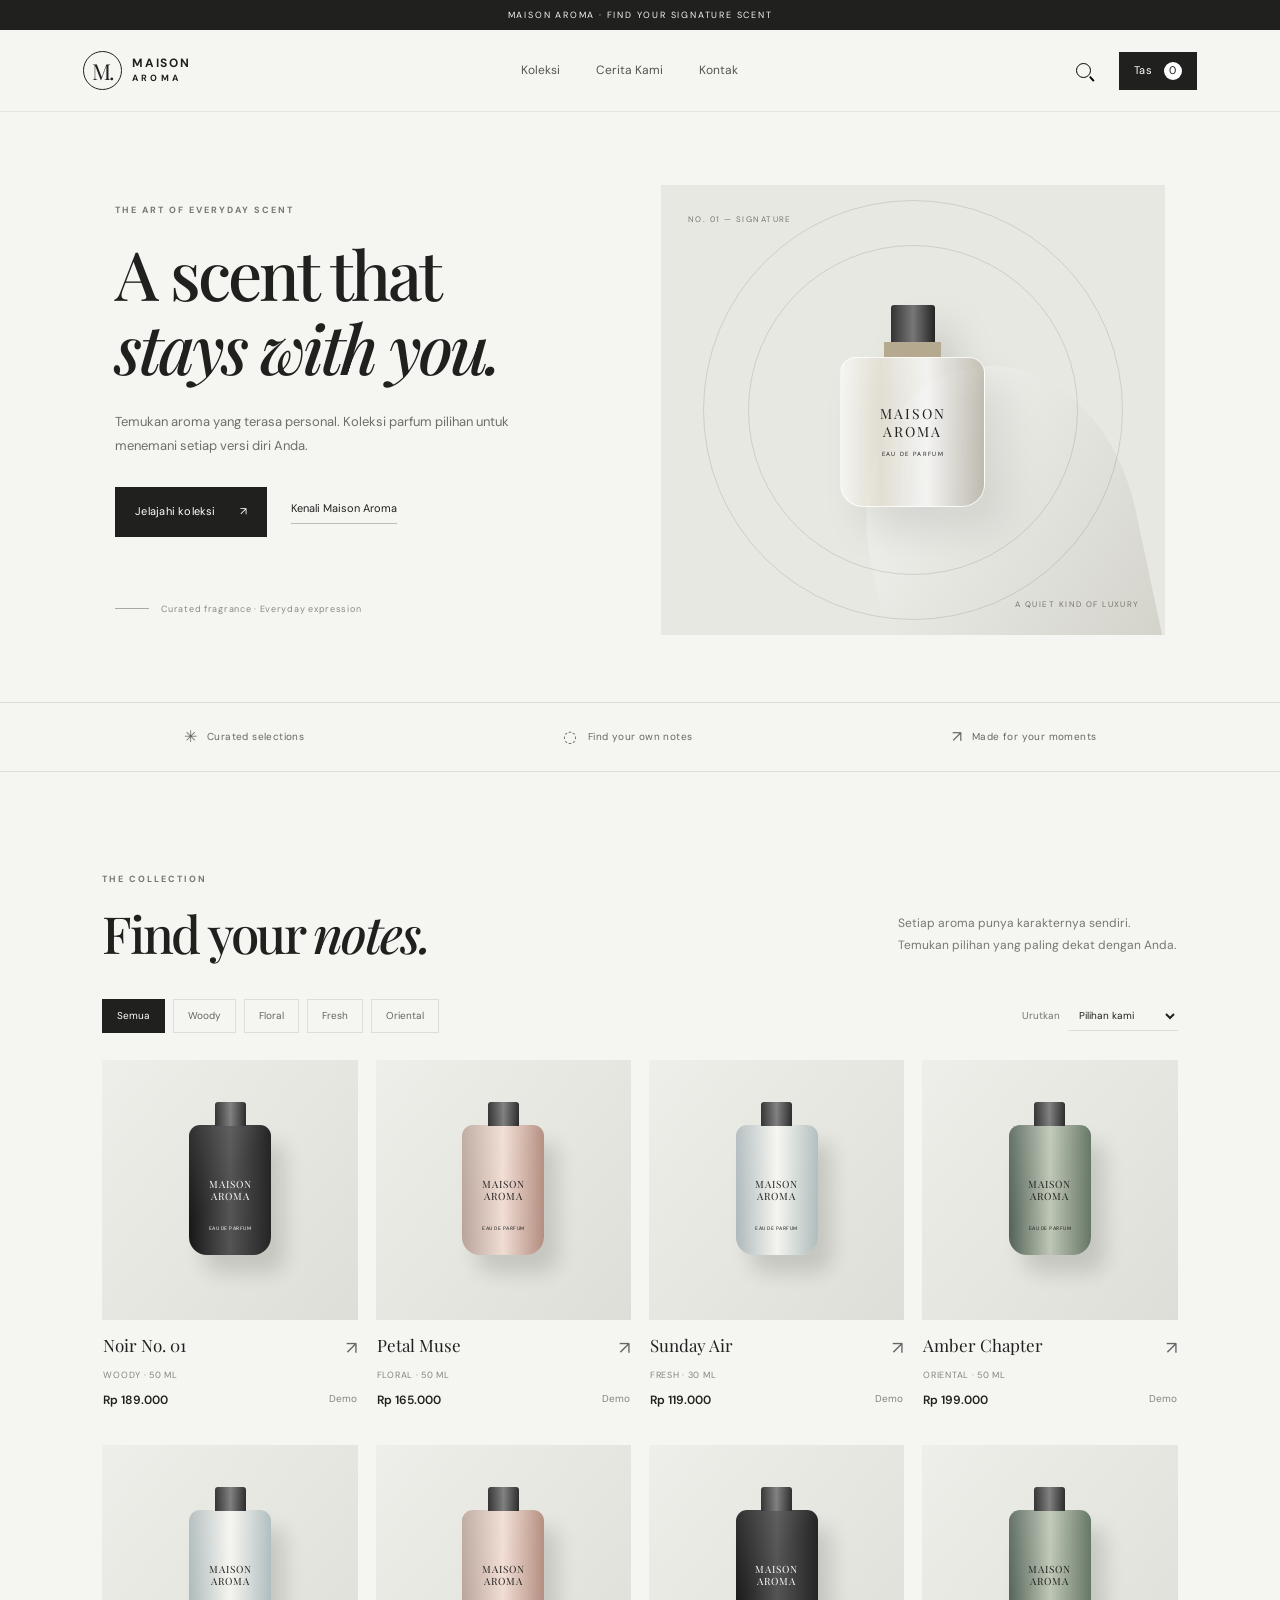
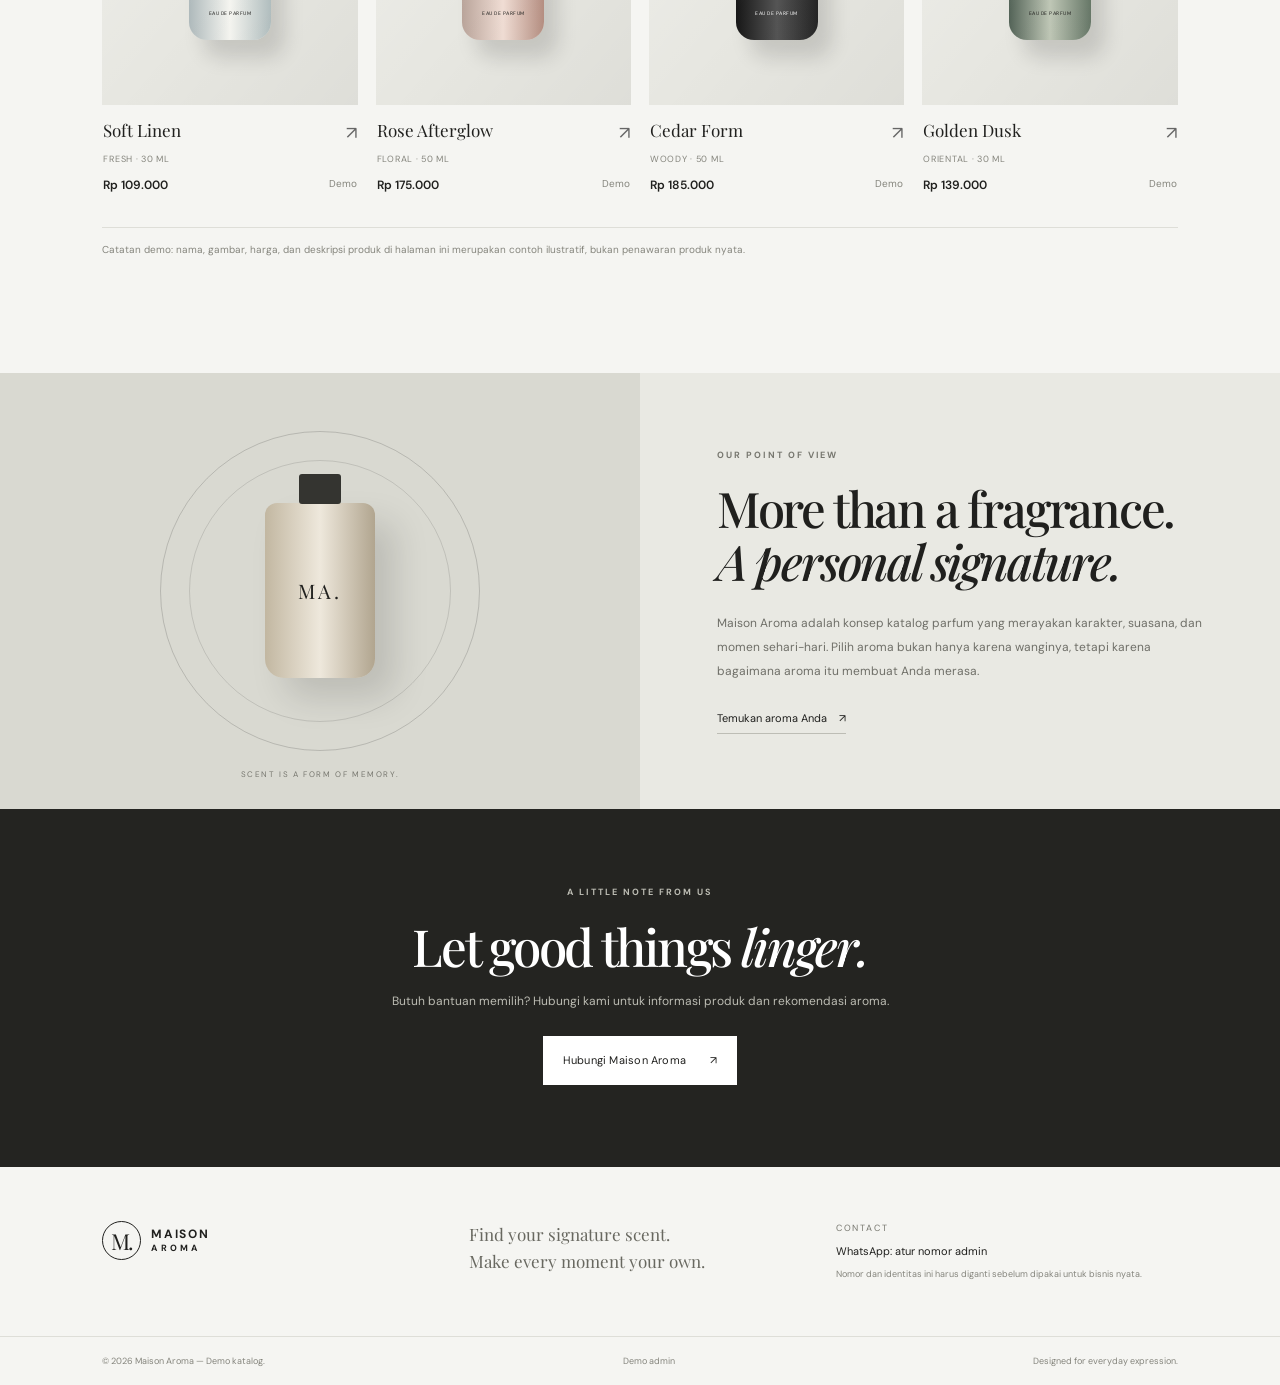
<file: index.html>
<!doctype html>
<html lang="id">
<head>
  <meta charset="utf-8">
  <meta name="viewport" content="width=device-width, initial-scale=1">
  <meta name="description" content="Maison Aroma — temukan aroma yang sesuai dengan cerita Anda. Demo katalog parfum.">
  <meta name="theme-color" content="#f5f5f2">
  <title>Maison Aroma — Fragrance, Your Way</title>
  <link rel="preconnect" href="https://fonts.googleapis.com">
  <link rel="preconnect" href="https://fonts.gstatic.com" crossorigin>
  <link href="https://fonts.googleapis.com/css2?family=DM+Sans:wght@400;500;600;700&family=Playfair+Display:wght@500;600;700&display=swap" rel="stylesheet">
  <link rel="stylesheet" href="styles.css">
</head>
<body>
  <div class="announcement">MAISON AROMA · FIND YOUR SIGNATURE SCENT</div>
  <header class="site-header">
    <a class="wordmark" href="#" aria-label="Maison Aroma beranda"><span class="wordmark-mark">M.</span><span>MAISON<br><small>AROMA</small></span></a>
    <nav class="desktop-nav" aria-label="Navigasi utama">
      <a href="#koleksi">Koleksi</a><a href="#cerita">Cerita Kami</a><a href="#kontak">Kontak</a>
    </nav>
    <div class="header-actions">
      <button class="icon-button" id="search-toggle" aria-label="Cari produk" title="Cari"><span class="search-icon"></span></button>
      <button class="cart-button" id="open-cart" aria-label="Buka keranjang">Tas <span id="cart-count">0</span></button>
      <button class="menu-toggle" id="menu-toggle" aria-label="Buka menu">☰</button>
    </div>
  </header>

  <div class="search-panel hidden" id="search-panel">
    <label for="search-input">Cari aroma atau nama produk</label>
    <input id="search-input" type="search" placeholder="Contoh: woody, floral, Eau de Parfum">
  </div>
  <nav class="mobile-nav hidden" id="mobile-nav"><a href="#koleksi">Koleksi</a><a href="#cerita">Cerita Kami</a><a href="#kontak">Kontak</a></nav>

  <main>
    <section class="hero">
      <div class="hero-copy">
        <p class="eyebrow">THE ART OF EVERYDAY SCENT</p>
        <h1>A scent that<br><em>stays with you.</em></h1>
        <p class="hero-description">Temukan aroma yang terasa personal. Koleksi parfum pilihan untuk menemani setiap versi diri Anda.</p>
        <div class="hero-buttons"><a class="button button-dark" href="#koleksi">Jelajahi koleksi <span>↗</span></a><a class="text-link" href="#cerita">Kenali Maison Aroma</a></div>
        <div class="hero-note"><span class="note-line"></span><span>Curated fragrance · Everyday expression</span></div>
      </div>
      <div class="hero-visual">
        <div class="hero-orbit orbit-one"></div><div class="hero-orbit orbit-two"></div>
        <div class="hero-bottle">
          <div class="bottle-cap"></div><div class="bottle-neck"></div><div class="bottle-body"><span>MAISON<br>AROMA</span><small>EAU DE PARFUM</small></div>
        </div>
        <div class="visual-caption caption-top">NO. 01 — SIGNATURE</div><div class="visual-caption caption-bottom">A QUIET KIND OF LUXURY</div>
      </div>
    </section>

    <section class="trust-strip" aria-label="Keunggulan">
      <div><span class="strip-icon">✳</span><span>Curated selections</span></div><div><span class="strip-icon">◌</span><span>Find your own notes</span></div><div><span class="strip-icon">↗</span><span>Made for your moments</span></div>
    </section>

    <section class="collection section-wrap" id="koleksi">
      <div class="section-heading">
        <div><p class="eyebrow">THE COLLECTION</p><h2>Find your <em>notes.</em></h2></div>
        <p class="section-intro">Setiap aroma punya karakternya sendiri. Temukan pilihan yang paling dekat dengan Anda.</p>
      </div>
      <div class="collection-controls">
        <div class="filter-tabs" id="filter-tabs">
          <button class="filter-tab active" data-category="Semua">Semua</button>
          <button class="filter-tab" data-category="Woody">Woody</button>
          <button class="filter-tab" data-category="Floral">Floral</button>
          <button class="filter-tab" data-category="Fresh">Fresh</button>
          <button class="filter-tab" data-category="Oriental">Oriental</button>
        </div>
        <label class="sort-label">Urutkan
          <select id="sort-select"><option value="featured">Pilihan kami</option><option value="low">Harga terendah</option><option value="high">Harga tertinggi</option></select>
        </label>
      </div>
      <div class="product-grid" id="product-grid" aria-live="polite"></div>
      <p class="demo-notice">Catatan demo: nama, gambar, harga, dan deskripsi produk di halaman ini merupakan contoh ilustratif, bukan penawaran produk nyata.</p>
    </section>

    <section class="editorial" id="cerita">
      <div class="editorial-image"><div class="editorial-circle"></div><div class="editorial-bottle"><span>MA.</span></div><p>SCENT IS A FORM OF MEMORY.</p></div>
      <div class="editorial-copy"><p class="eyebrow">OUR POINT OF VIEW</p><h2>More than a fragrance.<br><em>A personal signature.</em></h2><p>Maison Aroma adalah konsep katalog parfum yang merayakan karakter, suasana, dan momen sehari-hari. Pilih aroma bukan hanya karena wanginya, tetapi karena bagaimana aroma itu membuat Anda merasa.</p><a class="text-link" href="#koleksi">Temukan aroma Anda <span>↗</span></a></div>
    </section>

    <section class="newsletter">
      <p class="eyebrow">A LITTLE NOTE FROM US</p><h2>Let good things <em>linger.</em></h2><p>Butuh bantuan memilih? Hubungi kami untuk informasi produk dan rekomendasi aroma.</p><a href="#kontak" class="button button-light">Hubungi Maison Aroma <span>↗</span></a>
    </section>
  </main>

  <footer id="kontak">
    <div class="footer-main"><a class="wordmark footer-wordmark" href="#"><span class="wordmark-mark">M.</span><span>MAISON<br><small>AROMA</small></span></a><p>Find your signature scent.<br>Make every moment your own.</p><div class="footer-contact"><span>CONTACT</span><a href="#" id="footer-whatsapp">WhatsApp: atur nomor admin</a><span class="small-muted">Nomor dan identitas ini harus diganti sebelum dipakai untuk bisnis nyata.</span></div></div>
    <div class="footer-bottom"><span>© <span id="year"></span> Maison Aroma — Demo katalog.</span><a href="admin.html">Demo admin</a><span>Designed for everyday expression.</span></div>
  </footer>

  <div class="overlay hidden" id="overlay"></div>
  <aside class="cart-drawer" id="cart-drawer" aria-label="Keranjang belanja" aria-hidden="true">
    <div class="drawer-header"><div><p class="eyebrow">YOUR SELECTION</p><h2>Shopping bag</h2></div><button class="close-button" id="close-cart" aria-label="Tutup keranjang">×</button></div>
    <div id="cart-items" class="cart-items"></div>
    <div class="cart-footer"><div class="subtotal"><span>Subtotal</span><strong id="cart-subtotal">Rp0</strong></div><p>Ongkir dan konfirmasi ketersediaan dibicarakan dengan admin.</p><button class="button button-dark full-width" id="checkout-button">Pesan via WhatsApp ↗</button><button class="text-link centered" id="continue-shopping">Lanjut belanja</button></div>
  </aside>

  <div class="modal hidden" id="product-modal" role="dialog" aria-modal="true" aria-labelledby="modal-title">
    <button class="close-button modal-close" id="close-modal" aria-label="Tutup detail">×</button><div id="modal-content"></div>
  </div>
  <div class="toast" id="toast" role="status" aria-live="polite"></div>
  <script src="app.js"></script>
</body>
</html>
</file>
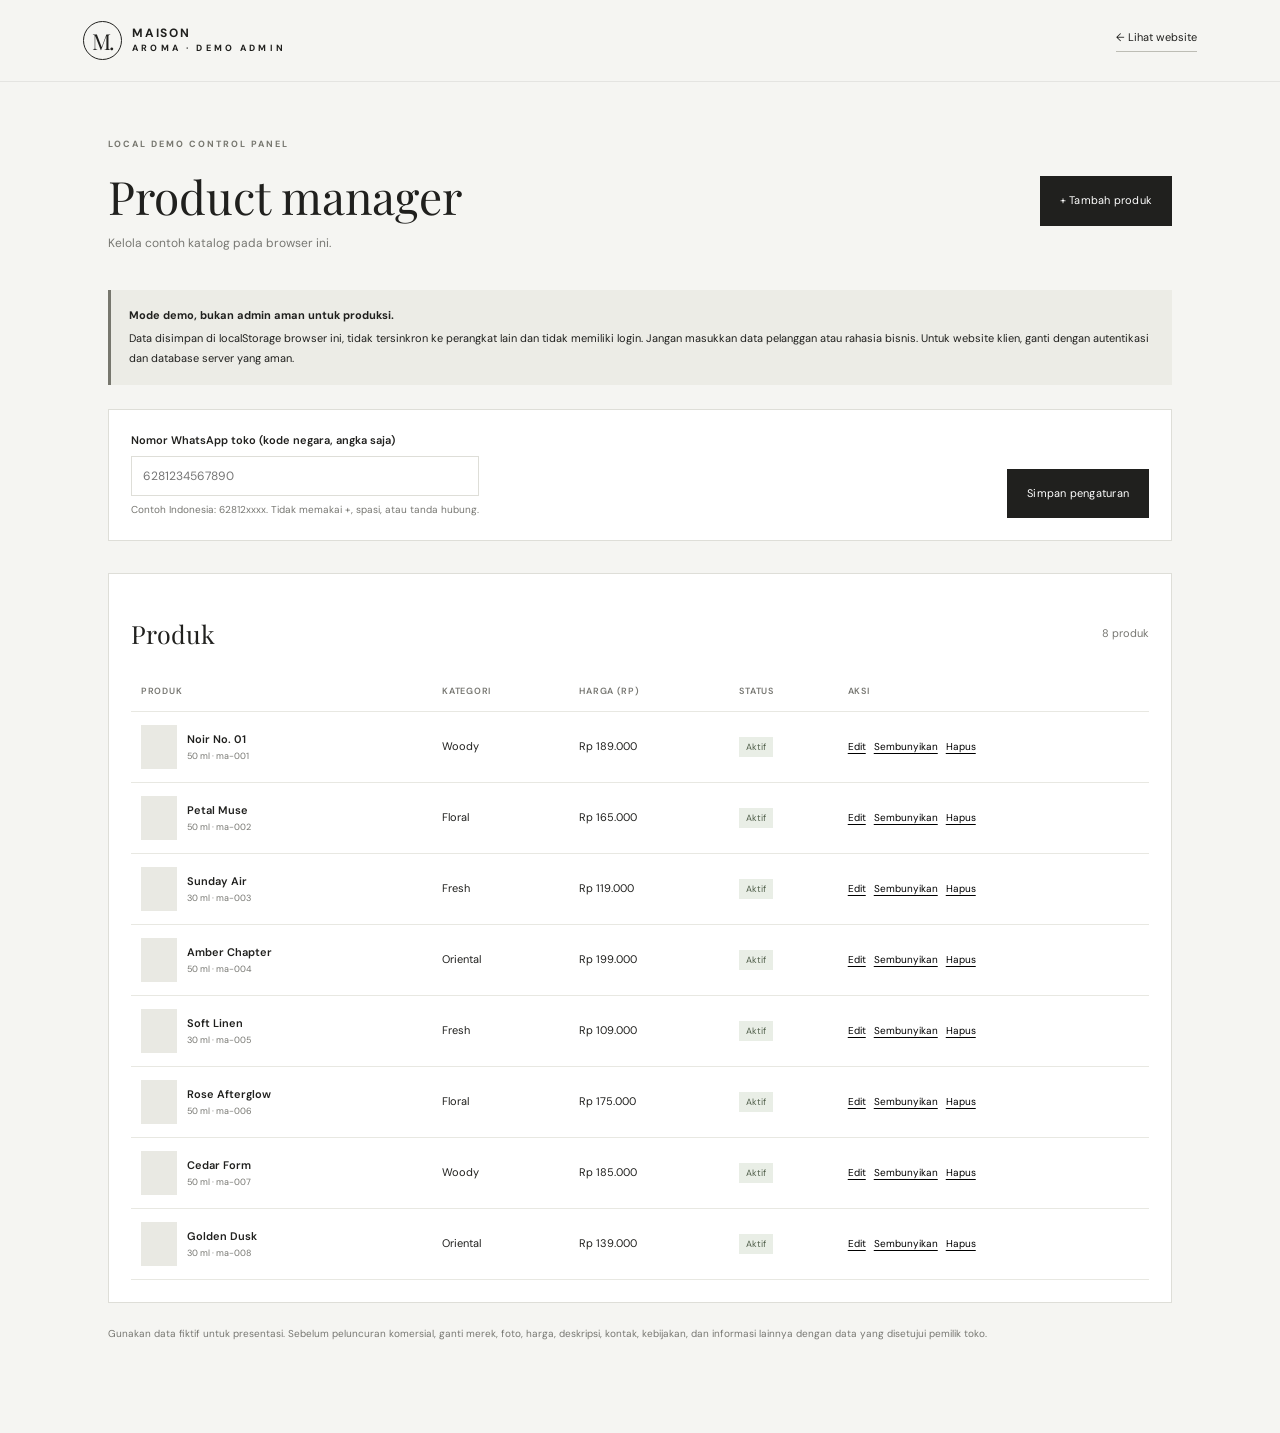
<file: admin.html>
<!doctype html>
<html lang="id">
<head>
  <meta charset="utf-8"><meta name="viewport" content="width=device-width, initial-scale=1">
  <meta name="robots" content="noindex,nofollow">
  <title>Demo Admin — Maison Aroma</title>
  <link rel="preconnect" href="https://fonts.googleapis.com"><link rel="preconnect" href="https://fonts.gstatic.com" crossorigin>
  <link href="https://fonts.googleapis.com/css2?family=DM+Sans:wght@400;500;600;700&family=Playfair+Display:wght@500;600&display=swap" rel="stylesheet">
  <link rel="stylesheet" href="styles.css"><link rel="stylesheet" href="admin.css">
</head>
<body class="admin-body">
  <header class="site-header admin-header"><a class="wordmark" href="index.html"><span class="wordmark-mark">M.</span><span>MAISON<br><small>AROMA · DEMO ADMIN</small></span></a><a class="text-link" href="index.html">← Lihat website</a></header>
  <main class="admin-wrap">
    <div class="admin-heading"><div><p class="eyebrow">LOCAL DEMO CONTROL PANEL</p><h1>Product manager</h1><p>Kelola contoh katalog pada browser ini.</p></div><button id="add-product" class="button button-dark">+ Tambah produk</button></div>
    <div class="warning"><strong>Mode demo, bukan admin aman untuk produksi.</strong> Data disimpan di localStorage browser ini, tidak tersinkron ke perangkat lain dan tidak memiliki login. Jangan masukkan data pelanggan atau rahasia bisnis. Untuk website klien, ganti dengan autentikasi dan database server yang aman.</div>
    <section class="admin-settings"><div><label for="wa-number">Nomor WhatsApp toko (kode negara, angka saja)</label><input id="wa-number" placeholder="6281234567890" inputmode="numeric"><small>Contoh Indonesia: 62812xxxx. Tidak memakai +, spasi, atau tanda hubung.</small></div><button id="save-settings" class="button button-dark">Simpan pengaturan</button></section>
    <section class="admin-products"><div class="admin-list-head"><h2>Produk</h2><span id="product-count"></span></div><div class="table-scroll"><table><thead><tr><th>Produk</th><th>Kategori</th><th>Harga (Rp)</th><th>Status</th><th>Aksi</th></tr></thead><tbody id="admin-product-rows"></tbody></table></div></section>
    <p class="admin-footnote">Gunakan data fiktif untuk presentasi. Sebelum peluncuran komersial, ganti merek, foto, harga, deskripsi, kontak, kebijakan, dan informasi lainnya dengan data yang disetujui pemilik toko.</p>
  </main>
  <div class="admin-modal hidden" id="edit-modal"><form id="product-form" class="admin-form"><div class="form-title"><h2 id="form-title">Tambah produk</h2><button type="button" id="cancel-form" class="close-button">×</button></div>
    <input type="hidden" id="p-id">
    <label>Nama produk<input id="p-name" required maxlength="80"></label>
    <div class="form-row"><label>Kategori<select id="p-category"><option>Woody</option><option>Floral</option><option>Fresh</option><option>Oriental</option><option>Other</option></select></label><label>Ukuran<input id="p-size" placeholder="50 ml" maxlength="30"></label></div>
    <div class="form-row"><label>Harga (Rp)<input id="p-price" type="number" min="0" step="1000" required></label><label>Warna botol demo<select id="p-tone"><option value="dark">Dark</option><option value="rose">Rose</option><option value="green">Green</option><option value="clear">Clear</option></select></label></div>
    <label>URL gambar (opsional)<input id="p-image" type="url" placeholder="https://..."></label>
    <label>Deskripsi<textarea id="p-description" rows="3" maxlength="600"></textarea></label>
    <label class="check-label"><input id="p-featured" type="checkbox"> Tampilkan sebagai pilihan unggulan</label>
    <label class="check-label"><input id="p-active" type="checkbox" checked> Tampilkan di katalog</label>
    <div class="form-actions"><button type="button" id="cancel-form-2" class="button button-outline">Batal</button><button class="button button-dark" type="submit">Simpan produk</button></div>
  </form></div>
  <div class="toast" id="admin-toast"></div>
  <script src="admin.js"></script>
</body></html>
</file>
<file: styles.css>
/* Maison Aroma — reusable demo template */
:root{--ink:#20201e;--muted:#777772;--paper:#f5f5f2;--white:#fff;--line:#deded8;--accent:#b6b7ad;--serif:"Playfair Display",Georgia,serif;--sans:"DM Sans",Arial,sans-serif}
*{box-sizing:border-box}html{scroll-behavior:smooth;scroll-padding-top:90px}body{margin:0;background:var(--paper);color:var(--ink);font-family:var(--sans);font-size:14px;line-height:1.6}a{color:inherit;text-decoration:none}button,input,select{font:inherit}button{cursor:pointer}.announcement{height:30px;background:var(--ink);color:#f5f5f2;display:flex;align-items:center;justify-content:center;font-size:9px;letter-spacing:.2em}.site-header{height:82px;padding:0 6.5%;display:flex;align-items:center;justify-content:space-between;background:rgba(245,245,242,.95);border-bottom:1px solid rgba(32,32,30,.08);position:sticky;top:0;z-index:20;backdrop-filter:blur(14px)}.wordmark{display:flex;align-items:center;gap:10px;font-size:12px;font-weight:700;line-height:1.1;letter-spacing:.14em}.wordmark small{font-size:9px;letter-spacing:.35em}.wordmark-mark{width:39px;height:39px;border:1px solid var(--ink);border-radius:50%;display:grid;place-items:center;font:22px var(--serif);letter-spacing:-.08em}.desktop-nav{display:flex;gap:36px;color:#55554f;font-size:12px}.desktop-nav a:hover,.footer-bottom a:hover{color:#000;text-decoration:underline;text-underline-offset:5px}.header-actions{display:flex;align-items:center;gap:20px}.icon-button,.menu-toggle{border:0;background:none;padding:8px}.search-icon{display:block;width:15px;height:15px;border:1.5px solid currentColor;border-radius:50%;position:relative}.search-icon:after{content:"";position:absolute;width:6px;height:1.5px;background:currentColor;right:-5px;bottom:-2px;transform:rotate(48deg)}.cart-button{border:0;background:var(--ink);color:white;padding:10px 15px;font-size:11px;letter-spacing:.04em}.cart-button span{display:inline-grid;place-items:center;background:white;color:var(--ink);border-radius:50%;width:18px;height:18px;margin-left:8px}.menu-toggle{display:none;font-size:20px}.search-panel{position:sticky;top:82px;z-index:19;padding:18px 6.5%;background:white;border-bottom:1px solid var(--line)}.search-panel label{display:block;font-size:11px;color:var(--muted);margin-bottom:5px}.search-panel input{width:100%;border:0;border-bottom:1px solid var(--line);padding:10px 0;outline:none;background:transparent}.mobile-nav{position:sticky;top:82px;z-index:18;background:white;padding:14px 7%;gap:20px}.mobile-nav a{padding:8px 0}.hidden{display:none!important}.hero{min-height:590px;display:grid;grid-template-columns:1fr 1fr;padding:70px 9% 65px;overflow:hidden;gap:4%;align-items:center}.hero-copy{max-width:530px;z-index:1}.eyebrow{font-size:9px;letter-spacing:.22em;font-weight:700;color:#77776f;margin:0 0 20px}.hero h1,.section-heading h2,.editorial h2,.newsletter h2{font:500 clamp(42px,5.3vw,72px)/1.08 var(--serif);letter-spacing:-.045em;margin:0}.hero h1 em,.section-heading h2 em,.editorial h2 em,.newsletter h2 em{font-weight:500}.hero-description{max-width:400px;color:#6f6f68;font-size:13px;line-height:1.9;margin:26px 0 28px}.hero-buttons{display:flex;align-items:center;gap:24px;flex-wrap:wrap}.button{display:inline-flex;align-items:center;justify-content:center;gap:24px;padding:15px 19px;font-size:11px;letter-spacing:.02em;border:1px solid transparent;transition:transform .2s,background .2s}.button:hover{transform:translateY(-2px)}.button-dark{background:var(--ink);color:white}.button-dark:hover{background:#3a3a36}.button-light{background:white;color:var(--ink)}.text-link{font-size:11px;border:0;background:none;border-bottom:1px solid #bdbdb5;padding:0 0 5px;display:inline-flex;gap:12px;align-items:center}.hero-note{display:flex;align-items:center;gap:12px;color:#898981;font-size:9px;letter-spacing:.08em;margin-top:65px}.note-line{width:34px;height:1px;background:#aaa99f}.hero-visual{height:450px;position:relative;display:grid;place-items:center;background:#e8e8e2;overflow:hidden}.hero-visual:before{content:"";position:absolute;width:270px;height:360px;background:linear-gradient(135deg,#f7f7f4,#d0d0c8);border-radius:48% 48% 10px 10px;bottom:-90px;right:5%;transform:rotate(-12deg)}.hero-orbit{position:absolute;border:1px solid rgba(32,32,30,.13);border-radius:50%;width:330px;height:330px}.orbit-two{width:420px;height:420px}.hero-bottle{position:relative;z-index:2;width:145px;height:210px;display:flex;align-items:center;flex-direction:column;filter:drop-shadow(20px 24px 18px rgba(0,0,0,.12))}.bottle-cap{height:37px;width:44px;background:linear-gradient(90deg,#333,#777,#242424);border-radius:3px 3px 0 0}.bottle-neck{height:15px;width:57px;background:#b5a98f}.bottle-body{height:150px;width:145px;background:linear-gradient(90deg,rgba(255,255,255,.55),rgba(225,222,209,.85) 28%,rgba(255,255,255,.7) 60%,rgba(171,165,149,.6));border:1px solid rgba(255,255,255,.8);border-radius:16px 16px 23px 23px;display:flex;flex-direction:column;align-items:center;justify-content:center;text-align:center;font:14px/1.3 var(--serif);letter-spacing:.14em}.bottle-body small{font:6px var(--sans);letter-spacing:.22em;margin-top:9px}.visual-caption{position:absolute;font-size:8px;letter-spacing:.18em;color:#77776e}.caption-top{top:28px;left:27px}.caption-bottom{bottom:24px;right:25px}.trust-strip{border-top:1px solid var(--line);border-bottom:1px solid var(--line);display:flex;justify-content:space-around;gap:20px;padding:21px 5%;font-size:10px;letter-spacing:.04em;color:#676760}.trust-strip>div{display:flex;align-items:center;gap:10px}.strip-icon{font-size:16px}.section-wrap{padding:100px 8% 105px}.section-heading{display:flex;justify-content:space-between;align-items:end;gap:30px;margin-bottom:38px}.section-heading h2{font-size:clamp(38px,4vw,54px)}.section-intro{max-width:280px;color:var(--muted);font-size:12px;line-height:1.8;margin:0 0 5px}.collection-controls{display:flex;justify-content:space-between;align-items:center;gap:20px;margin-bottom:27px}.filter-tabs{display:flex;gap:8px;flex-wrap:wrap}.filter-tab{border:1px solid var(--line);background:transparent;padding:8px 14px;font-size:10px;color:#66665f}.filter-tab.active,.filter-tab:hover{background:var(--ink);color:white;border-color:var(--ink)}.sort-label{font-size:10px;color:#77776f;display:flex;align-items:center;gap:8px}.sort-label select{border:0;border-bottom:1px solid var(--line);background:transparent;padding:7px;color:var(--ink);outline:none}.product-grid{display:grid;grid-template-columns:repeat(4,minmax(0,1fr));gap:34px 18px}.product-card{min-width:0;cursor:pointer}.product-image{height:260px;position:relative;background:#e7e7e1;overflow:hidden;display:grid;place-items:center}.product-image:after{content:"";position:absolute;inset:0;background:linear-gradient(130deg,rgba(255,255,255,.3),transparent 48%,rgba(0,0,0,.04));pointer-events:none}.product-image img{width:100%;height:100%;object-fit:cover;transition:transform .4s}.product-card:hover .product-image img{transform:scale(1.045)}.product-bottle{position:relative;width:82px;height:130px;border-radius:11px 11px 18px 18px;background:linear-gradient(90deg,#aaa99e,#f3f1e8 27%,#d8d5c9 67%,#8f8d82);box-shadow:14px 18px 20px #0002;display:grid;place-items:center;text-align:center;font:10px/1.2 var(--serif);letter-spacing:.1em}.product-bottle:before{content:"";position:absolute;width:31px;height:24px;top:-23px;background:linear-gradient(90deg,#222,#777,#222);border-radius:3px 3px 0 0}.product-bottle:after{content:"EAU DE PARFUM";position:absolute;bottom:23px;font:5px var(--sans);letter-spacing:.1em}.product-bottle.dark{background:linear-gradient(90deg,#171717,#555,#252525);color:white}.product-bottle.rose{background:linear-gradient(90deg,#b9a49a,#f1ded5,#b68f82)}.product-bottle.green{background:linear-gradient(90deg,#536357,#c0c8b7,#677868)}.product-bottle.clear{background:linear-gradient(90deg,#aeb9bb,#f6f6f1,#b2bfc0)}.quick-add{position:absolute;z-index:2;bottom:12px;left:12px;right:12px;background:rgba(255,255,255,.95);border:0;padding:10px;font-size:10px;opacity:0;transform:translateY(5px);transition:.2s}.product-card:hover .quick-add,.quick-add:focus{opacity:1;transform:translateY(0)}.product-info{padding:14px 1px 0}.product-topline{display:flex;justify-content:space-between;gap:10px;align-items:start}.product-name{font:17px/1.3 var(--serif);margin:0}.product-category{font-size:9px;color:#85857d;letter-spacing:.08em;text-transform:uppercase;margin:5px 0 9px}.product-price{font-size:12px;font-weight:600}.product-size{font-size:10px;color:#85857d}.heart{border:0;background:none;color:#666;padding:0;font-size:18px}.demo-notice{font-size:10px;color:#85857d;margin-top:32px;border-top:1px solid var(--line);padding-top:14px}.editorial{display:grid;grid-template-columns:1fr 1fr;background:#e9e9e3;min-height:430px}.editorial-image{min-height:430px;position:relative;overflow:hidden;display:grid;place-items:center;background:#d9d9d1}.editorial-circle{width:320px;height:320px;border:1px solid rgba(30,30,28,.18);border-radius:50%;position:absolute}.editorial-circle:after{content:"";position:absolute;inset:28px;border:1px solid rgba(30,30,28,.13);border-radius:50%}.editorial-bottle{width:110px;height:175px;z-index:1;display:grid;place-items:center;background:linear-gradient(90deg,#c2b7a1,#eee8dc,#b1a58f);border-radius:12px 12px 19px 19px;box-shadow:20px 20px 35px #0002;font:20px var(--serif);letter-spacing:.15em}.editorial-bottle:before{content:"";position:absolute;width:42px;height:30px;transform:translateY(-102px);background:#343430;border-radius:3px}.editorial-image p{position:absolute;bottom:20px;font-size:8px;letter-spacing:.2em;color:#77776f}.editorial-copy{padding:75px 12%;align-self:center}.editorial h2{font-size:clamp(34px,4vw,49px)}.editorial-copy>p:not(.eyebrow){color:#6f6f68;font-size:12px;line-height:2;margin:23px 0}.newsletter{background:#242421;color:white;text-align:center;padding:76px 20px 82px}.newsletter .eyebrow{color:#bcbcb3}.newsletter h2{font-size:clamp(36px,4vw,53px)}.newsletter>p:not(.eyebrow){color:#bcbcb3;font-size:12px;margin:17px 0 25px}.footer-main{padding:54px 8%;display:grid;grid-template-columns:1fr 1fr 1fr;gap:25px;align-items:start}.footer-main>p{font:17px/1.6 var(--serif);margin:0;color:#686860}.footer-contact{display:flex;flex-direction:column;gap:7px;font-size:11px}.footer-contact>span:first-child{font-size:9px;letter-spacing:.2em;color:#77776f}.small-muted{font-size:9px;color:#85857d}.footer-bottom{border-top:1px solid var(--line);padding:17px 8%;display:flex;justify-content:space-between;gap:18px;font-size:9px;color:#85857d}.overlay{position:fixed;inset:0;background:#0006;z-index:39}.cart-drawer{position:fixed;z-index:40;top:0;right:0;height:100dvh;width:min(440px,100%);background:var(--paper);transform:translateX(102%);transition:transform .28s;display:flex;flex-direction:column;padding:28px}.cart-drawer.open{transform:translateX(0)}.drawer-header{display:flex;justify-content:space-between;align-items:start;border-bottom:1px solid var(--line);padding-bottom:20px}.drawer-header .eyebrow{margin-bottom:7px}.drawer-header h2{font:28px var(--serif);margin:0}.close-button{border:0;background:none;font-size:29px;line-height:1;color:var(--ink)}.cart-items{overflow:auto;flex:1;padding:15px 0}.cart-empty{color:var(--muted);font-size:12px;text-align:center;padding:55px 15px}.cart-row{display:grid;grid-template-columns:68px 1fr auto;gap:13px;padding:14px 0;border-bottom:1px solid var(--line)}.cart-thumb{height:78px;background:#e5e5de;display:grid;place-items:center}.cart-thumb .product-bottle{transform:scale(.48)}.cart-row h3{font:15px var(--serif);margin:2px 0}.cart-row p{font-size:10px;color:var(--muted);margin:3px 0}.qty-controls{display:flex;align-items:center;gap:9px;margin-top:9px}.qty-controls button{width:23px;height:23px;background:transparent;border:1px solid var(--line)}.cart-row-price{font-size:11px;font-weight:600}.remove-item{font-size:10px;color:#777;background:none;border:0;text-decoration:underline;padding:0;margin-top:6px}.cart-footer{border-top:1px solid var(--line);padding-top:18px}.subtotal{display:flex;justify-content:space-between;font-size:13px}.cart-footer>p{font-size:10px;color:var(--muted)}.full-width{width:100%}.centered{margin:15px auto 0;display:flex}.modal{position:fixed;z-index:50;top:50%;left:50%;transform:translate(-50%,-50%);width:min(780px,calc(100% - 30px));max-height:90dvh;overflow:auto;background:var(--paper);padding:30px}.modal-close{position:absolute;right:20px;top:15px;z-index:2}.modal-product{display:grid;grid-template-columns:1fr 1fr;gap:35px;align-items:center;padding:18px}.modal-art{height:360px;background:#e5e5de;display:grid;place-items:center}.modal-art .product-bottle{transform:scale(1.4)}.modal-product h2{font:36px/1.2 var(--serif);margin:8px 0}.modal-product p{color:var(--muted);font-size:12px;line-height:1.9}.modal-price{font-weight:700;font-size:16px;margin:18px 0}.modal-product select,.modal-product input{padding:11px;border:1px solid var(--line);background:transparent;margin:0 0 12px;width:100%}.modal-product .button{width:100%}.toast{position:fixed;bottom:25px;left:50%;transform:translate(-50%,20px);opacity:0;pointer-events:none;background:var(--ink);color:white;padding:12px 18px;font-size:11px;z-index:70;transition:.25s}.toast.show{opacity:1;transform:translate(-50%,0)}
@media(max-width:900px){.hero{padding:55px 6%;min-height:520px}.hero-visual{height:390px}.product-grid{grid-template-columns:repeat(2,minmax(0,1fr));gap:30px 14px}.product-image{height:clamp(210px,42vw,320px)}.section-wrap{padding:75px 6%}.editorial-copy{padding:55px 8%}.trust-strip{padding:18px 4%;font-size:9px}.footer-main{padding:45px 6%}}
@media(max-width:620px){.announcement{font-size:8px}.site-header{height:70px;padding:0 5%}.wordmark{font-size:10px}.wordmark-mark{width:34px;height:34px}.desktop-nav{display:none}.header-actions{gap:10px}.menu-toggle{display:block}.search-panel,.mobile-nav{top:70px}.mobile-nav{display:flex;flex-direction:column}.hero{grid-template-columns:1fr;padding:48px 6% 38px;gap:35px}.hero h1{font-size:52px}.hero-description{font-size:12px}.hero-note{margin-top:35px}.hero-visual{height:340px}.trust-strip{display:grid;grid-template-columns:1fr;gap:10px;padding:18px 7%}.section-wrap{padding:65px 5%}.section-heading{display:block}.section-intro{margin-top:18px}.collection-controls{align-items:start;flex-direction:column}.filter-tabs{gap:6px}.filter-tab{padding:7px 10px}.sort-label{align-self:flex-end}.product-grid{gap:26px 10px}.product-image{height:clamp(175px,54vw,260px)}.product-name{font-size:15px}.product-price{font-size:11px}.quick-add{opacity:1;transform:none;bottom:7px;left:7px;right:7px;padding:8px}.editorial{grid-template-columns:1fr}.editorial-image{min-height:330px}.editorial-copy{padding:48px 7%}.newsletter{padding:62px 7%}.footer-main{grid-template-columns:1fr;gap:22px;padding:40px 7%}.footer-bottom{padding:17px 7%;flex-wrap:wrap}.modal{padding:20px 15px}.modal-product{grid-template-columns:1fr;gap:20px;padding:25px 5px 5px}.modal-art{height:230px}.modal-art .product-bottle{transform:scale(1)}.modal-product h2{font-size:29px}.cart-drawer{padding:22px}.footer-bottom span:last-child{display:none}}
@media(prefers-reduced-motion:reduce){*,*:before,*:after{scroll-behavior:auto!important;transition:none!important}}
</file>
<file: admin.css>
.admin-body{min-height:100vh}.admin-header{position:relative}.admin-wrap{max-width:1120px;margin:0 auto;padding:55px 28px 80px}.admin-heading{display:flex;align-items:center;justify-content:space-between;gap:20px;margin-bottom:25px}.admin-heading h1{font:46px/1.1 var(--serif);margin:0}.admin-heading p:not(.eyebrow){color:var(--muted);font-size:12px}.warning{background:#ecece6;border-left:3px solid #77776e;padding:16px 18px;font-size:11px;line-height:1.8;margin-bottom:24px}.warning strong{display:block;margin-bottom:3px}.admin-settings{display:flex;justify-content:space-between;align-items:end;gap:20px;padding:22px;background:white;border:1px solid var(--line);margin-bottom:32px}.admin-settings label,.admin-form label{display:block;font-size:11px;font-weight:600}.admin-settings input,.admin-form input:not([type=checkbox]),.admin-form select,.admin-form textarea{display:block;width:100%;margin-top:7px;border:1px solid var(--line);background:#fff;padding:11px;font:12px var(--sans);color:var(--ink);outline-color:#777}.admin-settings input{max-width:360px}.admin-settings small{display:block;color:var(--muted);font-size:10px;margin-top:6px}.admin-products{background:white;border:1px solid var(--line);padding:22px}.admin-list-head{display:flex;justify-content:space-between;align-items:center}.admin-list-head h2{font:25px var(--serif)}.admin-list-head span{font-size:11px;color:var(--muted)}.table-scroll{overflow-x:auto}table{border-collapse:collapse;width:100%;font-size:11px;min-width:620px}th,td{text-align:left;padding:13px 10px;border-bottom:1px solid #e8e8e2}th{font-size:9px;color:var(--muted);font-weight:600;letter-spacing:.08em;text-transform:uppercase}.table-product{display:flex;align-items:center;gap:10px}.table-thumb{width:36px;height:44px;background:#e9e9e3;display:grid;place-items:center;overflow:hidden}.table-thumb .product-bottle{transform:scale(.25)}.table-product strong{font-weight:600}.table-product small{display:block;color:var(--muted);font-size:9px}.status-pill{padding:4px 7px;background:#e9eee6;color:#52604c;font-size:9px}.status-pill.off{background:#eee9e6;color:#8a6659}.table-action{border:0;background:none;text-decoration:underline;text-underline-offset:3px;font-size:10px;margin-right:8px;padding:3px 0}.admin-footnote{font-size:10px;color:var(--muted);margin-top:22px;line-height:1.8}.admin-modal{position:fixed;inset:0;background:#0008;z-index:80;display:grid;place-items:center;padding:15px}.admin-form{width:min(560px,100%);max-height:92dvh;overflow:auto;background:var(--paper);padding:27px;display:flex;flex-direction:column;gap:15px}.form-title{display:flex;justify-content:space-between;align-items:center}.form-title h2{font:28px var(--serif);margin:0}.form-row{display:grid;grid-template-columns:1fr 1fr;gap:13px}.check-label{display:flex!important;gap:9px;align-items:center;font-weight:400!important}.check-label input{margin:0}.form-actions{display:flex;justify-content:flex-end;gap:10px;margin-top:5px}.button-outline{background:transparent;border-color:var(--line)}@media(max-width:650px){.admin-wrap{padding:35px 5% 60px}.admin-heading{align-items:start;flex-direction:column}.admin-heading h1{font-size:38px}.admin-settings{align-items:stretch;flex-direction:column}.admin-settings input{max-width:none}.admin-settings .button{align-self:start}.admin-products{padding:14px}.form-row{grid-template-columns:1fr}.admin-form{padding:20px}.admin-header .text-link{font-size:10px}}
</file>
